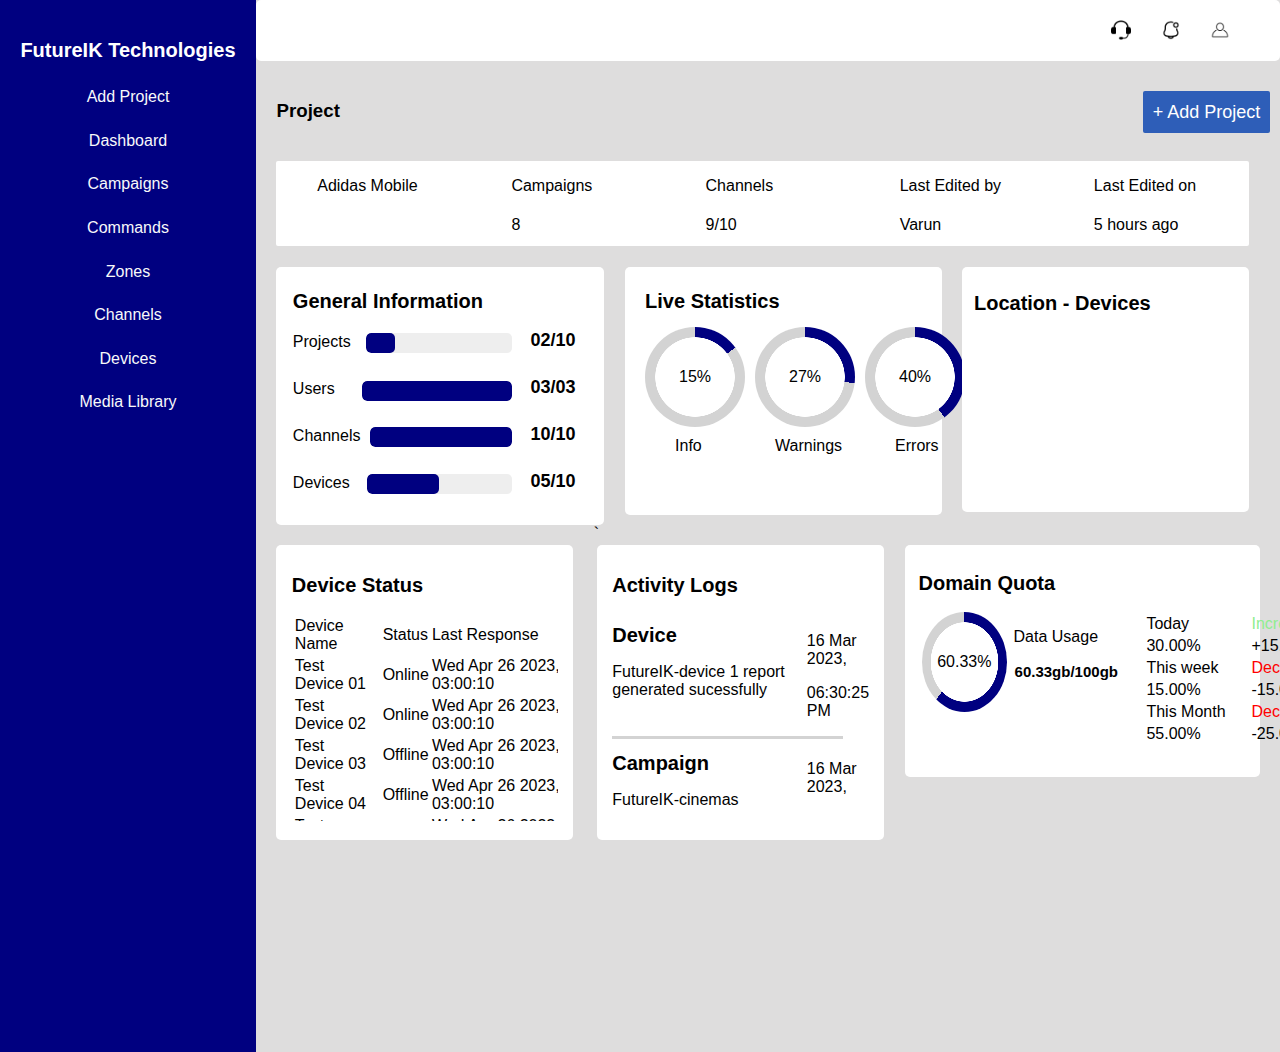
<file: index.html>
<!DOCTYPE html>
<html lang="en">
<head>
    <meta charset="UTF-8">
    <meta name="viewport" content="width=device-width, initial-scale=1.0">
    <title>FutureIk</title>
    <link rel="stylesheet" href="styles.css">
</head>
<body>

    <div class="navbar">
        <h1>FutureIK Technologies</h1>
        <a href="#">Add Project</a>
        <a href="#">Dashboard</a>
        <a href="#">Campaigns</a>
        <a href="#">Commands</a>
        <a href="#">Zones</a>
        <a href="#">Channels</a>
        <a href="#">Devices</a>
        <a href="#">Media Library</a>
    </div>

    <div class="container">
        <div class="bar">
            <img src="profile.png">
            <img src="bell.png">
            <img src="headset.png">
        </div>

        <div class="sec1">
            <h3>Project</h3>
            <button class="addpro"><a href="Task2.html">+ Add Project</a></button>
        </div>

        <div class="sec2">
            <table>
                <thead>
                    <th>
                        <tr>
                            <td>Adidas Mobile</td>
                            <td>Campaigns</td>
                            <td>Channels</td>
                            <td>Last Edited by</td>
                            <td>Last Edited on</td>
                        </tr>
                    </th>
                </thead>
                <tbody>
                    <tr>
                        <td></td>
                        <td>8</td>
                        <td>9/10</td>
                        <td>Varun</td>
                        <td>5 hours ago</td>
                    </tr>
                </tbody>
            </table>
        </div>

        <div class="contents">
            <div class="sec3">
                <h1>General Information</h1>
                <div class="projects">
                    <p>Projects</p>
                    <div class="progress-container">
                        <div class="progress-bar">
                            <div class="progress-bar-inner" style="width: 20%;"></div>
                        </div>
                    </div>
                    <div class="progress-label">02/10</div>
                </div>
    
                <div class="users">
                    <p>Users</p>
                    <div class="progress-container">
                        <div class="progress-bar">
                            <div class="progress-bar-inner" style="width: 100%;"></div>
                        </div>
                    </div>
                    <div class="progress-label">03/03</div>
                </div>
    
                <div class="channels">
                    <p>Channels</p>
                    <div class="progress-container">
                        <div class="progress-bar">
                            <div class="progress-bar-inner" style="width: 100%;"></div>
                        </div>
                    </div>
                    <div class="progress-label">10/10</div>
                </div>
    
                <div class="devices">
                    <p>Devices</p>
                    <div class="progress-container">
                        <div class="progress-bar">
                            <div class="progress-bar-inner" style="width: 50%;"></div>
                        </div>
                    </div>
                    <div class="progress-label">05/10</div>
                </div>
            </div>
    
            <div class="sec4">

                <h1>Live Statistics</h1>
                
                <div class="contents">
                    <div class="Info">
                        <div class="circle-progress-bar">
                            <progress value="15" min="0" max="100" style="visibility:hidden;height:0;width:0;">15%</progress>
                        </div>
                        <div class="label">Info</div>
                    </div>
    
                    <div class="Warnings">
                        <div class="circle-progress-bar">
                            <progress value="27" min="0" max="100" style="visibility:hidden;height:0;width:0;">27%</progress>
                        </div>
                        <div class="label">Warnings</div>
                    </div>

                    <div class="Errors">
                        <div class="circle-progress-bar">
                            <progress value="40" min="0" max="100" style="visibility:hidden;height:0;width:0;">40%</progress>
                        </div>
                        <div class="label">Errors</div>
                    </div>
                </div>
            </div>

            <div class="location">
                <h1>Location - Devices</h1>
                <p><iframe src="https://www.google.com/maps/embed?pb=!1m18!1m12!1m3!1d1438583.685161717!2d75.11150023646944!3d9.109065584565618!2m3!1f0!2f0!3f0!3m2!1i1024!2i768!4f13.1!3m3!1m2!1s0x3b062ba16c6b435f%3A0xbe2b02f68f8dd06e!2sKottayam%2C%20Kerala!5e0!3m2!1sen!2sin!4v1701496118547!5m2!1sen!2sin" width="400" height="300" style="border:0;" allowfullscreen="" loading="lazy" referrerpolicy="no-referrer-when-downgrade"></iframe></p>
            </div>
        </div>

        <div class="contents2">
            <div class="sec5">
                <h1>Device Status</h1>
                <div class="devstatus">
                    <table>
                        <thead>
                            <th>
                                <tr>
                                    <td>Device Name</td>
                                    <td>Status</td>
                                    <td>Last Response</td>
                                </tr>
                            </th>
                        </thead>
                        <tbody>
                            <tr>
                                <td>Test Device 01</td>
                                <td>Online</td>
                                <td>Wed Apr 26 2023, 03:00:10</td>
                            </tr>
                            <tr>
                                <td>Test Device 02</td>
                                <td>Online</td>
                                <td>Wed Apr 26 2023, 03:00:10</td>
                            </tr>
                            <tr>
                                <td>Test Device 03</td>
                                <td>Offline</td>
                                <td>Wed Apr 26 2023, 03:00:10</td>
                            </tr>
                            <tr>
                                <td>Test Device 04</td>
                                <td>Offline</td>
                                <td>Wed Apr 26 2023, 03:00:10</td>
                            </tr>
                            <tr>
                                <td>Test Device 05</td>
                                <td>Online</td>
                                <td>Wed Apr 26 2023, 03:00:10</td>
                            </tr>
                            <tr>
                                <td>Test Device 06</td>
                                <td>Offline</td>
                                <td>Wed Apr 26 2023, 03:00:10</td>
                            </tr>
                            <tr>
                                <td>Test Device 07</td>
                                <td>Offline</td>
                                <td>Wed Apr 26 2023, 03:00:10</td>
                            </tr>
                            <tr>
                                <td>Test Device 08</td>
                                <td>Online</td>
                                <td>Wed Apr 26 2023, 03:00:10</td>
                            </tr>
                            <tr>
                                <td>Test Device 09</td>
                                <td>Offline</td>
                                <td>Wed Apr 26 2023, 03:00:10</td>
                            </tr>
                        </tbody>
                    </table>
                </div>
            </div>`

            <div class="sec6">
                <h1>Activity Logs</h1>
                <div class="ActivityLogs">
                    <div class="Device">
                        <div class="logs">
                            <h1>Device</h1>
                            <p>FutureIK-device 1 report generated sucessfully</p>
                        </div>
                        <div class="logtime">
                            <p>16 Mar 2023,</p>
                            <p>06:30:25 PM</p>
                        </div>
                    </div>
                    <div class="line"></div>
                    <div class="Campaign">
                        <div class="logs">
                            <h1>Campaign</h1>
                            <p>FutureIK-cinemas Modified sucessfully</p>
                        </div>
                        <div class="logtime">
                            <p>16 Mar 2023,</p>
                            <p>06:30:25 PM</p>
                        </div>
                    </div>
                    <div class="line"></div>
                    <div class="Zones">
                        <div class="logs">
                            <h1>Zones</h1>
                            <p>FutureIK-Display 1 created sucessfully</p>
                        </div>
                        <div class="logtime">
                            <p>16 Mar 2023,</p>
                            <p>06:30:25 PM</p>
                        </div>
                    </div>
                </div>
            </div>

            <div class="domainquota">
                <h1>Domain Quota</h1>
                <div class="values">
                    <div class="circle-progress-bar">
                        <progress value="60" min="0" max="100" style="visibility:hidden;height:0;width:0;">60%</progress>
                    </div>
                    <div class="stats">
                        <p>Data Usage</p>
                        <h1 style="font-size: 15px;">60.33gb/100gb</h1>
                    </div>
                    <div class="datavalues">
                        <table>
                            <tr>
                                <td>Today</td>
                                <td style="color: lightgreen;">Increase</td>
                            </tr>
                            <tr>
                                <td>30.00%</td>
                                <td>+15.00</td>
                            </tr>
                            <tr>
                                <td>This week</td>
                                <td style="color: red;">Decrease</td>
                            </tr>
                            <tr>
                                <td>15.00%</td>
                                <td>-15.00</td>
                            </tr>
                            <tr>
                                <td>This Month</td>
                                <td style="color: red;">Decrease</td>
                            </tr>
                            <tr>
                                <td>55.00%</td>
                                <td>-25.00</td>
                            </tr>
                        </table>
                    </div>
                </div>
            </div>
        </div>
    </div>
</body>
</html>
</file>
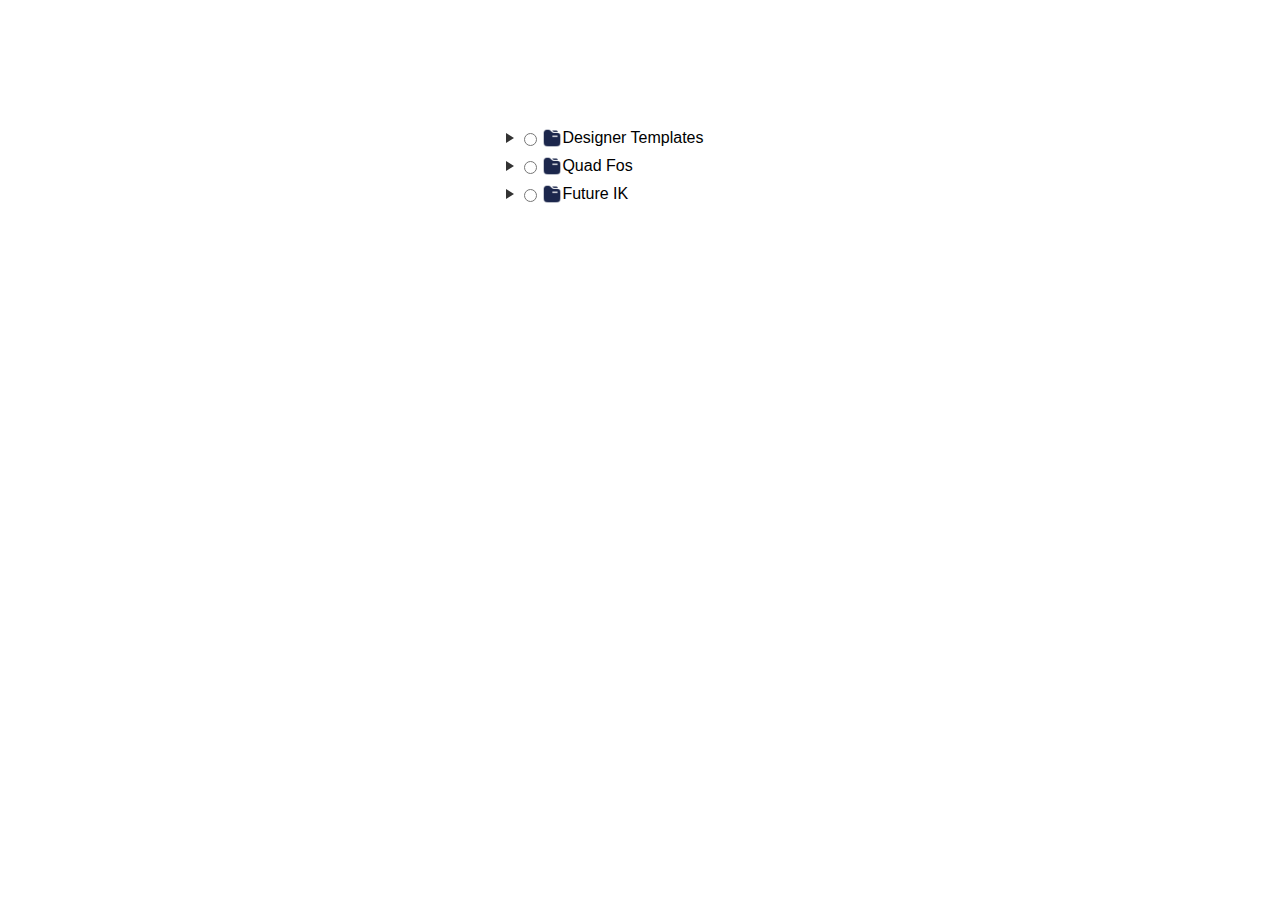
<file: Task2.html>
<!DOCTYPE html>
<html lang="en">
<head>
    <meta charset="UTF-8">
    <meta name="viewport" content="width=device-width, initial-scale=1.0">
    <title>Directory Structure</title>
    <link rel="stylesheet" href="styles2.css">
</head>
<body>

<ul id="directoryStructure">
    <li class="directory">
        <label class="checkbox-label" onclick="toggleSubdirectory('designerTemplates')">
            <span class="arrow"></span>
            <input type="radio" name="mainDirectory" id="designerTemplates" />
            <img src="folder.png">
            Designer Templates
        </label>
    </li>
    <li class="directory">
        <label class="checkbox-label" onclick="toggleSubdirectory('quadFos')">
            <span class="arrow"></span>
            <input type="radio" name="mainDirectory" id="quadFos" />
            <img src="folder.png">
            Quad Fos
        </label>
    </li>
    <li class="directory">
        <label class="checkbox-label" onclick="toggleSubdirectory('futureIk')">
            <span class="arrow"></span>
            <input type="radio" name="mainDirectory" id="futureIk" />
            <img src="folder.png">
            Future IK
        </label>
        <ul class="subdirectory" id="futureIkSubdirectory">
            <li>
                <label class="checkbox-label" onclick="toggleSubdirectory('middleEast')">
                    <span class="arrow"></span>
                    <input type="radio" name="middleEast" id="middleEast" />
                    <img src="folder.png">
                    Middle East
                </label>
                <ul class="subdirectory" id="middleEastSubdirectory">
                    <li>
                        <label class="checkbox-label" onclick="toggleSubdirectory('uae')">
                            <span class="arrow"></span>
                            <input type="checkbox" id="uae" />
                            <img src="folder.png">
                            UAE
                        </label>
                        <ul class="subdirectory" id="uaeSubdirectory">
                            <li>
                                <label class="checkbox-label" onclick="toggleSubdirectory('dubai')">
                                    <span class="arrow"></span>
                                    <input type="checkbox" id="dubai" />
                                    <img src="folder.png">
                                    Dubai
                                </label>
                                <ul class="subdirectory" id="dubaiSubdirectory">
                                    <li>
                                        <label class="checkbox-label">
                                            <input type="checkbox" id="entranceScreen" />
                                            Dubai Mall Entrance Screen 1600 x 800
                                        </label>
                                    </li>
                                    <li>
                                        <label class="checkbox-label">
                                            <input type="checkbox" id="exitScreen" />
                                            Dubai Mall Exit Screen 1200 x 468
                                        </label>
                                    </li>
                                </ul>
                            </li>
                        </ul>
                    </li>
                    <li>
                        <label class="checkbox-label" onclick="toggleSubdirectory('saudiArabia')">
                            <span class="arrow"></span>
                            <input type="radio" name="saudiArabia" id="saudiArabia" />
                            <img src="folder.png">
                            Saudi Arabia
                        </label>
                    </li>
                    <li>
                        <label class="checkbox-label" onclick="toggleSubdirectory('kuwait')">
                            <span class="arrow"></span>
                            <input type="radio" name="kuwait" id="kuwait" />
                            <img src="folder.png">
                            Kuwait
                        </label>
                    </li>
                </ul>
            </li>
        </ul>
    </li>
</ul>

<script src="scripts.js"></script>

</body>
</html>
</file>
<file: styles.css>
body {
    font-family:'Gill Sans', 'Gill Sans MT', Calibri, 'Trebuchet MS', sans-serif;
    display: flex;
    flex-direction: row;
    margin: 0;
    padding: 0;
}

.header {
    background-color: #f8f9fa;
    padding: 20px;
    text-align: center;
}

.addpro a{
    text-decoration: none;
    color: white;
    font-size: 18px;
    font-family: 'Gill Sans', 'Gill Sans MT', Calibri, 'Trebuchet MS', sans-serif;
}

.addpro{
    transition: transform 0.3s ease-in-out;
}

.addpro:hover{
     transform: translateY(-5px);
     background-color: lightskyblue;
}

.addpro a{
    transition: transform 0.3s ease-in-out;
}

.navbar {
    color: white;
    background-color: navy;
    width: 20%;
    display: flex;
    flex-direction: column;
    overflow: hidden;
    margin: 0;
    height: 100wh;
    align-items: center;
}

.navbar h1{
    font-size: 20px;
    padding-top: 10%;
}

.navbar a {
    float: left;
    display: block;
    color: #f8f9fa;
    text-align: center;
    padding: 5%;
    text-decoration: none;
}

.navbar a:hover {
    background-color: #0056b3;
    width: 100%;
}

.bar{
    background-color: white;
    width: 96%;
    float: right;
    padding: 2%;
    border-radius: 5px;
}

.bar img{
    width: 20px;
    height: 20px;
    float: right;
    padding-right: 3%;
}

.container {
    margin-top: 20px;
    background-color: rgba(201, 200, 200, 0.614);
    width: 80%;
    margin: 0;
    display: flex;
    flex-direction: column;
}

.sec1{
    display: flex;
    flex-direction: row;
    width: 98%;
    padding-left: 2%;
    margin-top: 2%;
}

.sec1 button{
    float: right;
    padding: 1%;
    margin-left: 80%;
    height: 70%;
    margin-top: 1%;
    background-color: rgb(46, 94, 184);
    color: white;
    border-radius: 2px;
    border: none;
}

.sec1 h1{
    margin-left: 1%;
}

.sec2 table{
    background-color: white;
    width: 95%;
    margin-top: 2%;
    margin-left: 2%;
    border-radius: 2px;
}

.sec2 td{
    padding: 1%;
    width: 20%;
    padding-right: 2%;
    margin-right: 2%;
    padding-left: 4%;
}

.sec3{
    width: 30%;
    background-color: white;
    margin-left: 2%;
    margin-top: 2%;
    padding: 1%;
    border-radius: 5px;
}

.sec3 h1{
    font-size: 20px;
    margin-left: 2%;
}


.sec3 .projects{
    display: flex;
    flex-direction: row;
    margin-top: -5%;
}

.sec3 .projects p{
    padding: 2%;
    margin-right: 3%;
}

.progress-container {
    width: 150px;
    text-align: center;
}

.progress-bar {
    width: 100%;
    height: 20px;
    background-color: #eee;
    border-radius: 5px;
    overflow: hidden;
    margin-bottom: 10px;
    margin-top: 15%;
}

.progress-bar-inner {
    height: 100%;
    background-color: navy;
    border-radius: 5px;
    transition: width 0.5s ease;
}

.progress-label {
    font-size: 18px;
    font-weight: bold;
    margin: 6%;
}

.contents{
    display: flex;
    flex-direction: row;
}

.sec3 .users{
    display: flex;
    flex-direction: row;
    margin-top: -5%;
}

.sec3 .users p{
    padding: 2%;
    margin-right: 7%;
}

.sec3 .channels{
    display: flex;
    flex-direction: row;
    margin-top: -5%;
}

.sec3 .channels p{
    padding: 2%;
    margin-right: 1%;
}

.sec3 .devices{
    display: flex;
    flex-direction: row;
    margin-top: -5%;
}

.sec3 .devices p{
    padding: 2%;
    margin-right: 3.5%;
}

.sec4{
    background-color: white;
    margin: 2%;
    padding: 1%;
    padding-right: 4%;
    padding-left: 2%;
    height: 82%;
    width: 25%;
    border-radius: 5px;
}

.sec4 .contents{
    display: flex;
    flex-direction: row;
}

.sec4 h1{
    font-size: 20px;
}

.sec4 .Info .circle-progress-bar {
    display: flex;
    justify-content: center;
    align-items: center;
  
    width: 100px;
    height: 100px;
    border-radius: 50%;
    background: 
      radial-gradient(closest-side, white 79%, transparent 80% 100%),
      conic-gradient(navy 15%, lightgray 0);    
}
  
.sec4 .Info .circle-progress-bar::before {
    content: "15%";
}

.sec4 .Info .label{
    margin-left: 30%;
    margin-top: 10%;
}

.sec4 .Warnings .circle-progress-bar {
    margin-left: 10%;
    display: flex;
    justify-content: center;
    align-items: center;
  
    width: 100px;
    height: 100px;
    border-radius: 50%;
    background: 
      radial-gradient(closest-side, white 79%, transparent 80% 100%),
      conic-gradient(navy 27%, lightgray 0);    
}
  
.sec4 .Warnings .circle-progress-bar::before {
    content: "27%";
}

.sec4 .Warnings .label{
    margin-left: 30%;
    margin-top: 10%;
}

.sec4 .Errors .circle-progress-bar {
    margin-left: 20%;
    display: flex;
    justify-content: center;
    align-items: center;
  
    width: 100px;
    height: 100px;
    border-radius: 50%;
    background: 
      radial-gradient(closest-side, white 79%, transparent 80% 100%),
      conic-gradient(navy 40%, lightgray 0);    
}
  
.sec4 .Errors .circle-progress-bar::before {
    content: "40%";
}

.sec4 .Errors .label{
    margin-left: 50%;
    margin-top: 10%;
}

.contents2{
    display: flex;
    flex-direction: row;
}

.sec5{
    width: 29%;
    background-color: white;
    height: 50%;
    margin: 2%;
    border-radius: 5px;
    padding: 1.5%;
}

.sec5 h1{
    font-size: 20px;
}

.sec5 table{
    width: 110%;
}

.sec5 tr,td,th{
    padding-right: 2%;
}

.sec5 .devstatus{
    height: 80%;
    overflow-y: scroll;
}

.sec6{
    background-color: white;
    padding: 1.5%;
    margin-top: 2%;
    height: 50%;
    width: 28%;
    margin-left: -0.2%;
    border-radius: 5px;
}

.sec6 .ActivityLogs{
    height: 75%;
    overflow-y: scroll;
}

.sec6 h1{
    font-size: 20px;
}

.Device{
    display: flex;
    flex-direction: row;
}

.Device .logs{
    margin-right: 1%;
}

.Device .logs h1{
    font-size: 20px;
}

.Device .logtime{
    margin-top: 2.1%;
    margin-left: 1.5%;
}

.Campaign{
    display: flex;
    flex-direction: row;
}

.Campaign .logs{
    margin-right: 7.5%;
}

.Campaign .logtime{
    margin-top: 2.1%;
    margin-left: 11%;
}

.Zones{
    display: flex;
    flex-direction: row;
}

.Zones .logtime{
    margin-top: 2.1%;
    margin-left: 20%;
}

.line{
    background-color: lightgray;
    width: 90%;
    height: 3px;
}

.location{
    background-color: white;
    margin-top: 2%;
    border-radius: 5px;
    height: fit-content;
    width: 28%;
}

.location h1{
    font-size: 20px;
    padding: 4%;
}

.location iframe{
    height: 100%;
    width: 100%;
}

.domainquota h1{
    font-size: 20px;
    padding: 1%;
}

.domainquota{
    background-color: white;
    border-radius: 5px;
    width: 35%;
    height: 40%;
    padding: 1%;
    margin: 2%;
}

.domainquota .values
{
    display: flex;
    flex-direction: row;
}

.domainquota .circle-progress-bar {
    margin-left: 2%;
    display: flex;
    justify-content: center;
    align-items: center;
  
    width: 100px;
    height: 100px;
    border-radius: 50%;
    background: 
      radial-gradient(closest-side, white 79%, transparent 80% 100%),
      conic-gradient(navy 60.33%, lightgray 0);    
}
  
.domainquota .circle-progress-bar::before {
    content: "60.33%";
}

.domainquota .datavalues table{
    width: 150%;
    margin-left: 20%;
}

.domainquota .stats{
    margin-left: 2%;
}
</file>
<file: styles2.css>
body {
    font-family: 'Gill Sans', 'Gill Sans MT', Calibri, 'Trebuchet MS', sans-serif;
    margin-top: 10%;
    margin-left: 38%;
}

.arrow {
    display: inline-block;
    width: 0;
    height: 0;
    border-style: solid;
    border-width: 5px 0 5px 8px;
    border-color: transparent transparent transparent #333; /* Change arrow color as needed */
    margin-right: 5px;
    transform: rotate(0deg);
    transition: transform 0.3s ease; /* Add transition for smoother animation */
}

.checkbox-label.expanded .arrow {
    transform: rotate(90deg); /* Rotate to point downwards when expanded */
}

ul {
    list-style-type: none;
    padding: 0;
}

.directory {
    margin-left: 20px;
}

.checkbox-label {
    display: flex;
    align-items: center;
    cursor: pointer;
}

.checkbox-label input {
    margin-right: 5px;
}

.subdirectory {
    display: none;
    margin-left: 20px;
}

img{
    width: 20px;
    height: 20px;
}

.directory{
    margin-top: 1%;
}

.subdirectory{
    margin-top: 1%;
}

.checkbox-label{
    margin-top: 1%;
}
</file>
